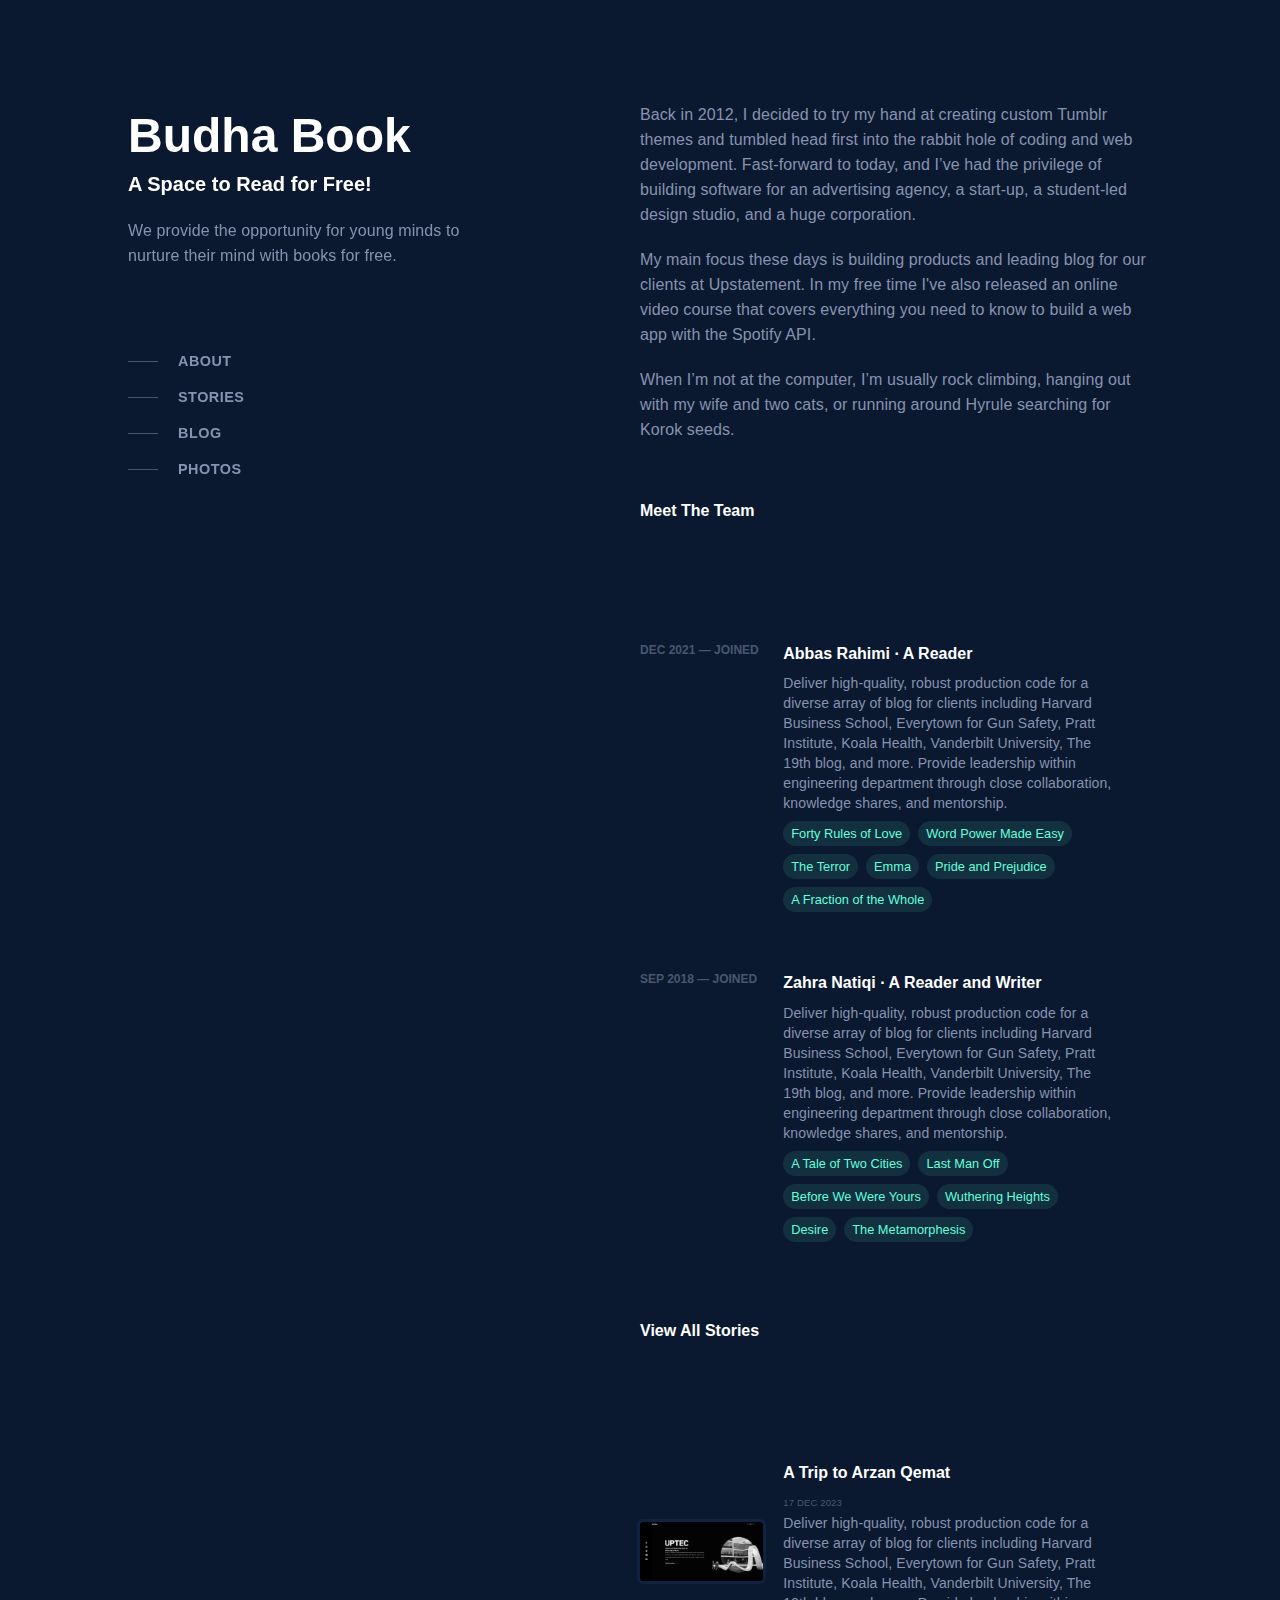
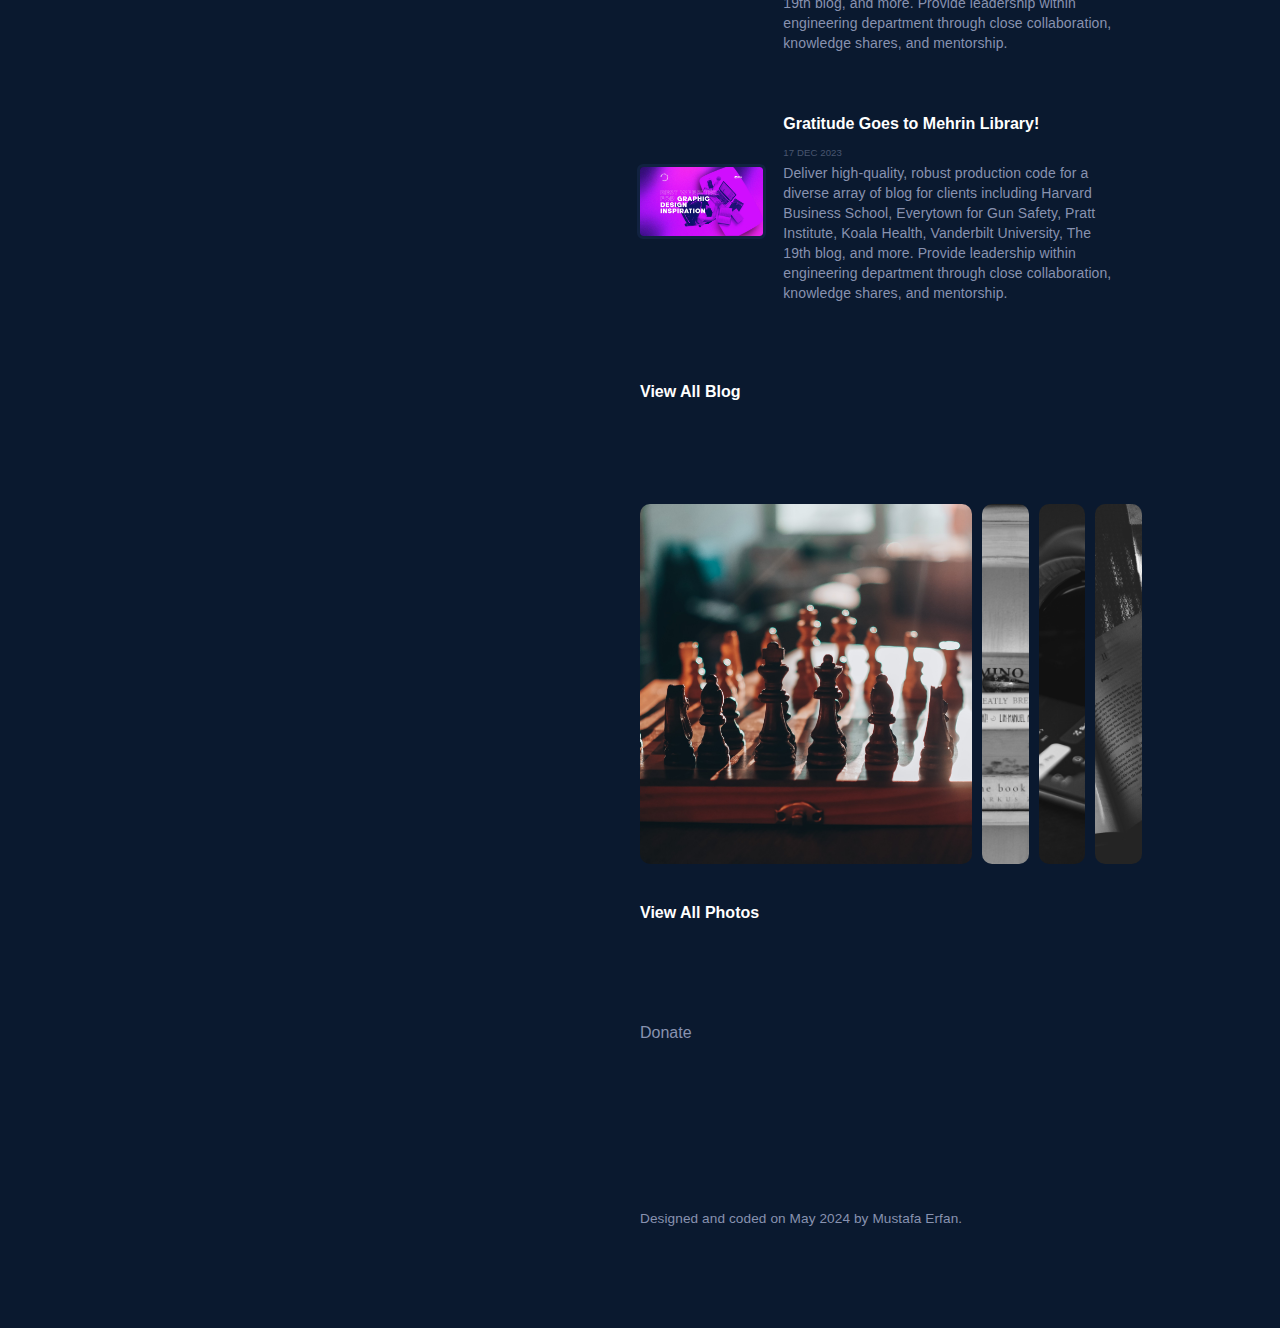
<file: index.html>
<!DOCTYPE html>
<html lang="en">
  <head>
    <meta charset="UTF-8" />
    <meta name="viewport" content="width=device-width, initial-scale=1.0" />
    <title>Document</title>
    <link rel="stylesheet" href="style.css" />
    <link
      rel="stylesheet"
      href="https://cdnjs.cloudflare.com/ajax/libs/font-awesome/6.4.2/css/all.min.css"
      integrity="sha512-z3gLpd7yknf1YoNbCzqRKc4qyor8gaKU1qmn+CShxbuBusANI9QpRohGBreCFkKxLhei6S9CQXFEbbKuqLg0DA=="
      crossorigin="anonymous"
      referrerpolicy="no-referrer"
    />
    <link rel="preconnect" href="https://rsms.me/" />
    <link rel="stylesheet" href="https://rsms.me/inter/inter.css" />
  </head>
  <body class="main-page-body">
    <header>
      <div class="header-content">
        <h1><a href="/">Budha Book</a></h1>
        <h2>A Space to Read for Free!</h2>
        <p>
          We provide the opportunity for young minds to nurture their mind with books for free. 
        </p>
        <ul>
          <li><a href="#about">about</a></li>
          <li><a href="#stories">stories</a></li>
          <li><a href="#blog">blog</a></li>
          <li><a href="#photos">photos</a></li>
        </ul>
      </div>
      <div class="social-media">
        <a href=""><i class="fa-brands fa-facebook"></i></a>
        <a href=""><i class="fa-brands fa-instagram"></i></a>
        <a href=""><i class="fa-brands fa-twitter"></i></a>
        <a href=""><i class="fa-brands fa-whatsapp"></i></a>
        <a href=""><i class="fa-brands fa-linkedin"></i></a>
        <a href=""><i class="fa-regular fa-envelope"></i></a>
      </div>
    </header>
    <main>
      <section id="about" class="about">
        <h2>about</h2>
        <p>
          Back in 2012, I decided to try my hand at creating custom Tumblr
          themes and tumbled head first into the rabbit hole of coding and web
          development. Fast-forward to today, and I’ve had the privilege of
          building software for an advertising agency, a start-up, a student-led
          design studio, and a huge corporation.
        </p>
        <p>
          My main focus these days is building products and leading blog for
          our clients at Upstatement. In my free time I've also released an
          online video course that covers everything you need to know to build a
          web app with the Spotify API.
        </p>
        <p>
          When I’m not at the computer, I’m usually rock climbing, hanging out
          with my wife and two cats, or running around Hyrule searching for
          Korok seeds.
        </p>
        <div class="more">
          <a href="/team.html">Meet The Team</a><i class="fa-solid fa-arrow-right"></i>
        </div>
      </section>
      <section id="stories" class="stories">
        <h2>stories</h2>
        <div class="box">
        <div class="box-first-container">Dec 2021 — joined</div>
          <div class="box-second-container">
            <h3>
              <a href="/stories.html">Abbas Rahimi <span>.</span> A Reader </a
              ><i class="fa-solid fa-arrow-right"></i>
            </h3>
            <p>
              Deliver high-quality, robust production code for a diverse array
              of blog for clients including Harvard Business School,
              Everytown for Gun Safety, Pratt Institute, Koala Health,
              Vanderbilt University, The 19th blog, and more. Provide leadership
              within engineering department through close collaboration,
              knowledge shares, and mentorship.
            </p>
            <ul>
              <li>Forty Rules of Love</li>
              <li>Word Power Made Easy</li>
              <li>The Terror</li>
              <li>Emma</li>
              <li>Pride and Prejudice</li>
              <li>A Fraction of the Whole</li>
            </ul>
          </div>
        </div>
        <div class="box">
          <div class="box-first-container">sep 2018 — joined</div>
          <div class="box-second-container">
            <h3>
              <a href="/stories.html#goal">Zahra Natiqi <span>.</span> A Reader and Writer </a
              ><i class="fa-solid fa-arrow-right"></i>
            </h3>
            <p>
              Deliver high-quality, robust production code for a diverse array
              of blog for clients including Harvard Business School,
              Everytown for Gun Safety, Pratt Institute, Koala Health,
              Vanderbilt University, The 19th blog, and more. Provide leadership
              within engineering department through close collaboration,
              knowledge shares, and mentorship.
            </p>
            <ul>
              <li>A Tale of Two Cities</li>
              <li>Last Man Off</li>
              <li>Before We Were Yours</li>
              <li>Wuthering Heights</li>
              <li>Desire</li>
              <li>The Metamorphesis</li>
            </ul>
          </div>
        </div>
        <div class="more">
          <a href="/stories.html">View All Stories</a><i class="fa-solid fa-arrow-right"></i>
        </div>
      </section>
      <section id="blog" class="blog">
        <h2>blog</h2>
        <div class="box">
          <div class="box-first-container">
            <img src="images/web.jpg" alt="" />
          </div>
          <div class="box-second-container">
            <h3>
              <a href="">A Trip to Arzan Qemat </a><i class="fa-solid fa-arrow-right"></i>
            </h3>
            <p class="post-date">17 Dec 2023</p>
            <p>
              Deliver high-quality, robust production code for a diverse array
              of blog for clients including Harvard Business School,
              Everytown for Gun Safety, Pratt Institute, Koala Health,
              Vanderbilt University, The 19th blog, and more. Provide leadership
              within engineering department through close collaboration,
              knowledge shares, and mentorship.
            </p>
          </div>
        </div>
        <div class="box">
          <div class="box-first-container">
            <img src="images/web2.webp" alt="" />
          </div>
          <div class="box-second-container">
            <h3>
              <a href="">Gratitude Goes to Mehrin Library! </a
              ><i class="fa-solid fa-arrow-right"></i>
            </h3>
            <p class="post-date">17 Dec 2023</p>
            <p>
              Deliver high-quality, robust production code for a diverse array
              of blog for clients including Harvard Business School,
              Everytown for Gun Safety, Pratt Institute, Koala Health,
              Vanderbilt University, The 19th blog, and more. Provide leadership
              within engineering department through close collaboration,
              knowledge shares, and mentorship.
            </p>
          </div>
        </div>
        <div class="more">
          <a href="/blog.html">View All Blog</a
          ><i class="fa-solid fa-arrow-right"></i>
        </div>
      </section>

      <section class="photos" id="photos">
        <h2>photo gallery</h2>
        <div class="container">
          <div class="photo-gallery">
            <div class="panel active" style="background-image: url(/images/chess.jpg);">
            <h1>hello</h1>
            </div>
            <div class="panel" style="background-image: url(/images/banner2.jpg);">
            <h1>hello</h1>
            </div>
            <div class="panel" style="background-image: url(/images/music.jpg);">
            <h1>hello</h1>
            </div>
            <div class="panel" style="background-image: url(/images/reading.jpg);">
            <h1>hello</h1>
            </div>
          </div>
        </div>
        <div class="more">
          <a href="/photos.html">View All Photos</a
          ><i class="fa-solid fa-arrow-right"></i>
        </div>

      </section>


      <section>
        <a class="donate-button">Donate</a>
      </section>

      <section class="footer">
        <p>Designed and coded on May 2024 by Mustafa Erfan.</p>
      </section>
    </main>
    <script src="/script.js"></script>
  </body>
</html>
</file>
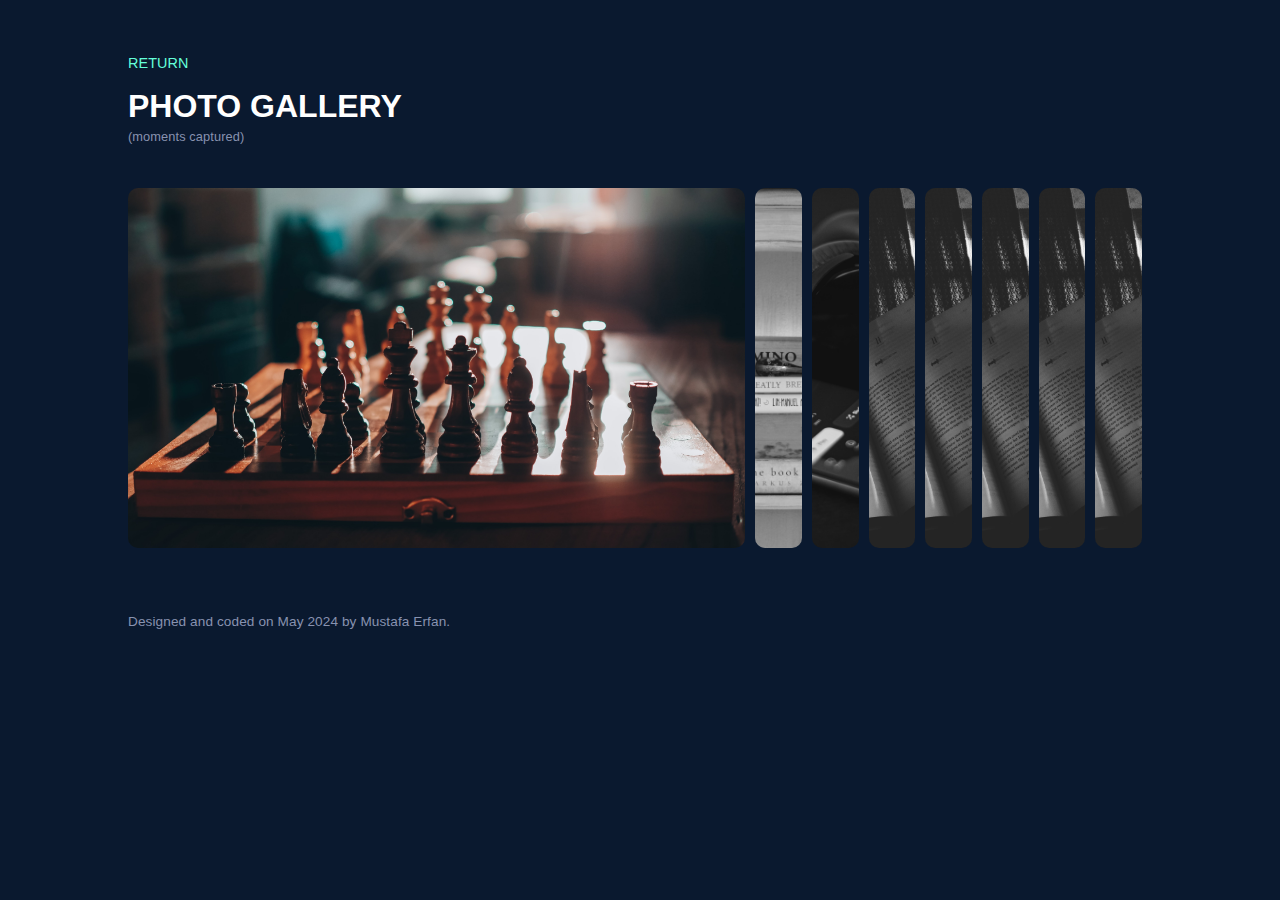
<file: photos.html>
<!DOCTYPE html>
<html lang="en">
  <head>
    <meta charset="UTF-8" />
    <meta name="viewport" content="width=device-width, initial-scale=1.0" />
    <title>Document</title>
    <link rel="stylesheet" href="style.css" />
    <link
      rel="stylesheet"
      href="https://cdnjs.cloudflare.com/ajax/libs/font-awesome/6.4.2/css/all.min.css"
      integrity="sha512-z3gLpd7yknf1YoNbCzqRKc4qyor8gaKU1qmn+CShxbuBusANI9QpRohGBreCFkKxLhei6S9CQXFEbbKuqLg0DA=="
      crossorigin="anonymous"
      referrerpolicy="no-referrer"
    />
    <link rel="preconnect" href="https://rsms.me/" />
    <link rel="stylesheet" href="https://rsms.me/inter/inter.css" />
  </head>
  <body class="photos-body">
    <a class="back-button" href="/index.html#photos">
        <i class="fa-solid fa-arrow-left"></i>
        <p>RETURN</p>
      </a>
      <h1 class="other-pages-heading">Photo Gallery
        <p>(moments captured)</p>
      </h1>
      <section class="photos" id="photos">
        <div class="container">
          <div class="photo-gallery">
            <div class="panel active" style="background-image: url(/images/chess.jpg);">
            <h1>hello</h1>
            </div>
            <div class="panel" style="background-image: url(/images/banner2.jpg);">
            <h1>hello</h1>
            </div>
            <div class="panel" style="background-image: url(/images/music.jpg);">
            <h1>hello</h1>
            </div>
            <div class="panel" style="background-image: url(/images/reading.jpg);">
            <h1>hello</h1>
            </div>
            <div class="panel" style="background-image: url(/images/reading.jpg);">
            <h1>hello</h1>
            </div>
            <div class="panel" style="background-image: url(/images/reading.jpg);">
            <h1>hello</h1>
            </div>
            <div class="panel" style="background-image: url(/images/reading.jpg);">
            <h1>hello</h1>
            </div>
            <div class="panel" style="background-image: url(/images/reading.jpg);">
            <h1>hello</h1>
            </div>
          </div>
        </div>

      </section>

      <section class="footer">
        <p>Designed and coded on May 2024 by Mustafa Erfan.</p>
      </section>
    </main>
    <script src="/script.js"></script>
  </body>
</html>
</file>
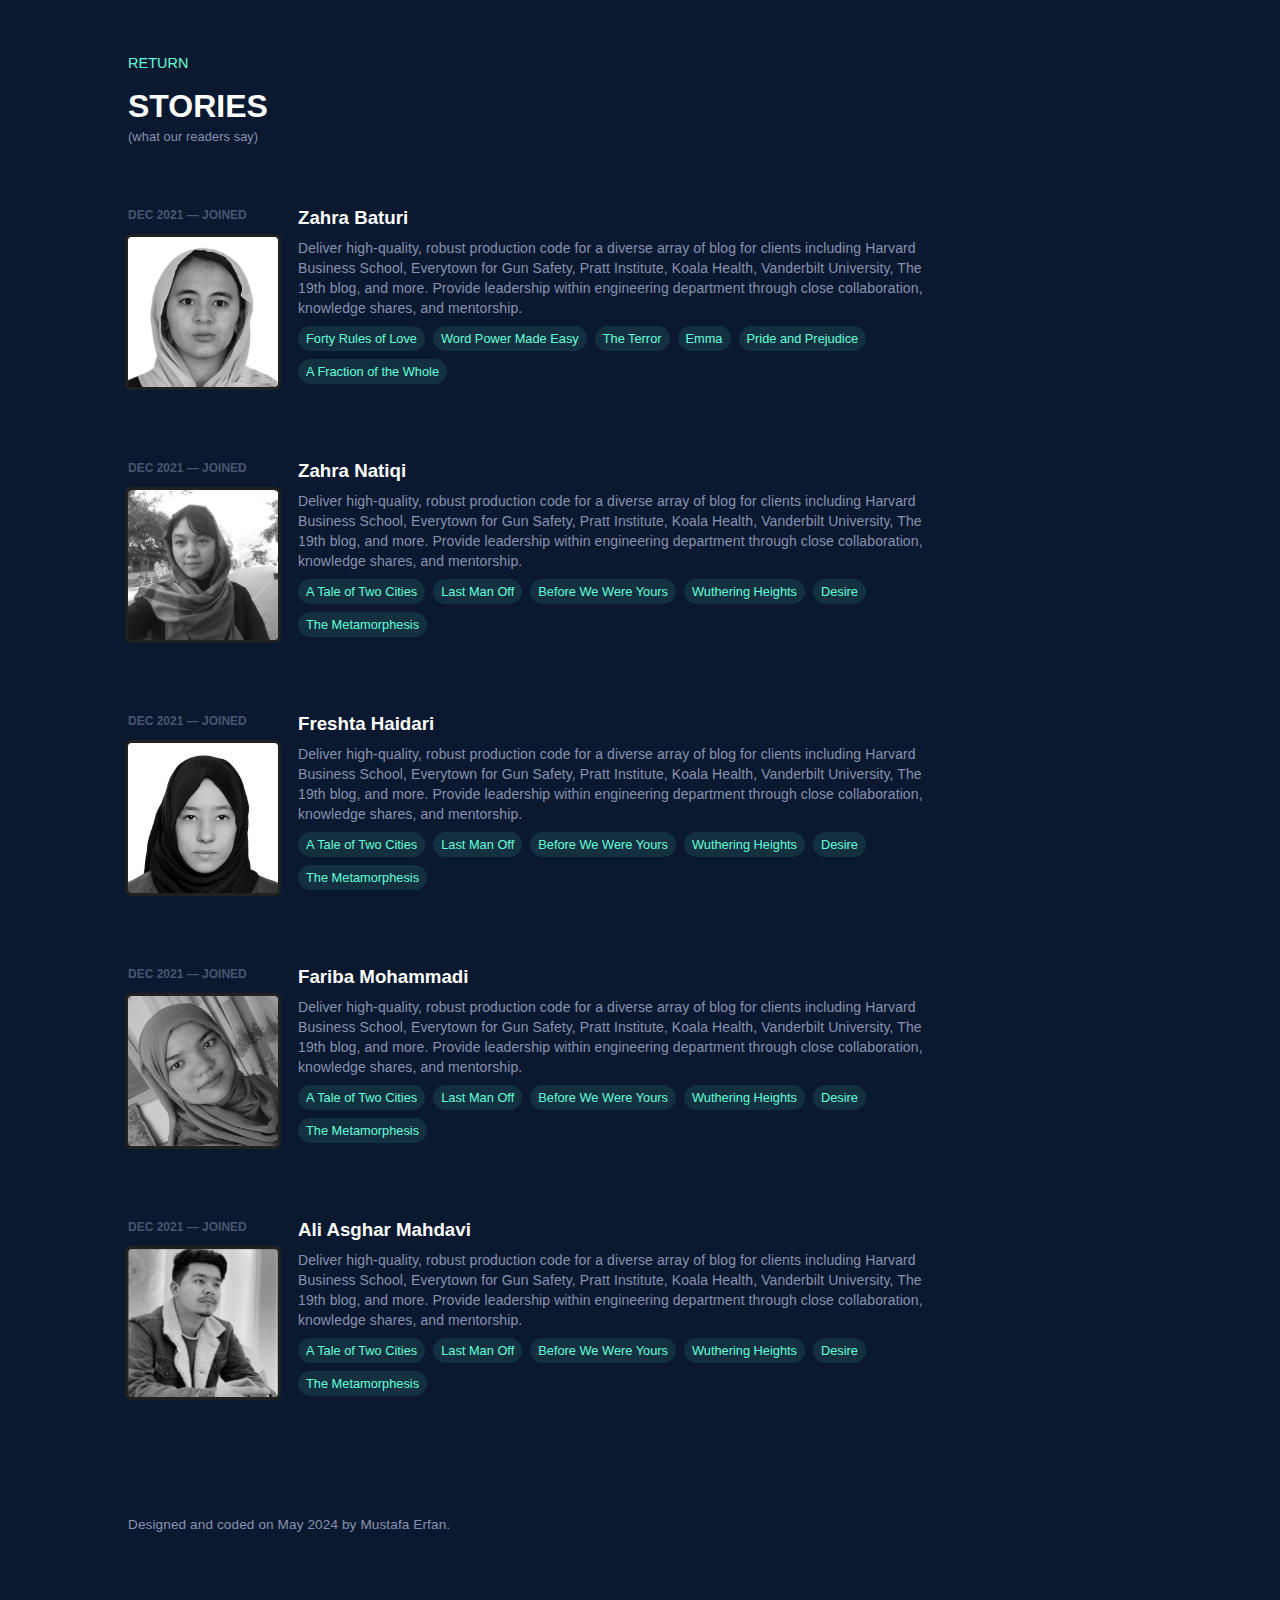
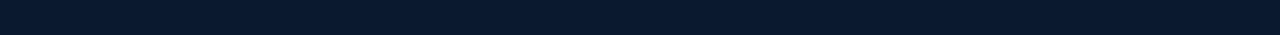
<file: stories.html>
<!DOCTYPE html>
<html lang="en">
  <head>
    <meta charset="UTF-8" />
    <meta name="viewport" content="width=device-width, initial-scale=1.0" />
    <title>Document</title>
    <link rel="stylesheet" href="style.css" />
    <link
      rel="stylesheet"
      href="https://cdnjs.cloudflare.com/ajax/libs/font-awesome/6.4.2/css/all.min.css"
      integrity="sha512-z3gLpd7yknf1YoNbCzqRKc4qyor8gaKU1qmn+CShxbuBusANI9QpRohGBreCFkKxLhei6S9CQXFEbbKuqLg0DA=="
      crossorigin="anonymous"
      referrerpolicy="no-referrer"
    />
    <link rel="preconnect" href="https://rsms.me/" />
    <link rel="stylesheet" href="https://rsms.me/inter/inter.css" />
  </head>
  <body class="stories-body">
    <a class="back-button" href="/index.html#stories">
      <i class="fa-solid fa-arrow-left"></i>
      <p>RETURN</p>
    </a>
    <h1 class="other-pages-heading">Stories
      <p>(what our readers say)</p>
    </h1>
    <section id="stories" class="stories">
      <div class="box">
        <div class="profile">
        <div class="box-first-container">Dec 2021 — joined</div>
        <div>
          <img src="/images/zahra baturi.jpg" />
        </div>
        </div>
        <div class="box-second-container">
          <h3>
            Zahra Baturi
          </h3>
          <p>
            Deliver high-quality, robust production code for a diverse array
            of blog for clients including Harvard Business School,
            Everytown for Gun Safety, Pratt Institute, Koala Health,
            Vanderbilt University, The 19th blog, and more. Provide leadership
            within engineering department through close collaboration,
            knowledge shares, and mentorship.
          </p>
          <ul>
            <li>Forty Rules of Love</li>
            <li>Word Power Made Easy</li>
            <li>The Terror</li>
            <li>Emma</li>
            <li>Pride and Prejudice</li>
            <li>A Fraction of the Whole</li>
          </ul>
        </div>
      </div>
      <div class="box">
        <div class="profile">
          <div class="box-first-container">Dec 2021 — joined</div>
          <div>
            <img src="/images/zahra natiqi.jpg" />
          </div>
          </div>
        <div class="box-second-container">
          <h3>
            Zahra Natiqi
          </h3>
          <p>
            Deliver high-quality, robust production code for a diverse array
            of blog for clients including Harvard Business School,
            Everytown for Gun Safety, Pratt Institute, Koala Health,
            Vanderbilt University, The 19th blog, and more. Provide leadership
            within engineering department through close collaboration,
            knowledge shares, and mentorship.
          </p>
          <ul>
            <li>A Tale of Two Cities</li>
            <li>Last Man Off</li>
            <li>Before We Were Yours</li>
            <li>Wuthering Heights</li>
            <li>Desire</li>
            <li>The Metamorphesis</li>
          </ul>
        </div>
      </div>
      <div class="box">
        <div class="profile">
          <div class="box-first-container">Dec 2021 — joined</div>
          <div>
            <img src="/images/freshta haidari.jpg" />
          </div>
          </div>
        <div class="box-second-container">
          <h3>
            Freshta Haidari
          </h3>
          <p>
            Deliver high-quality, robust production code for a diverse array
            of blog for clients including Harvard Business School,
            Everytown for Gun Safety, Pratt Institute, Koala Health,
            Vanderbilt University, The 19th blog, and more. Provide leadership
            within engineering department through close collaboration,
            knowledge shares, and mentorship.
          </p>
          <ul>
            <li>A Tale of Two Cities</li>
            <li>Last Man Off</li>
            <li>Before We Were Yours</li>
            <li>Wuthering Heights</li>
            <li>Desire</li>
            <li>The Metamorphesis</li>
          </ul>
        </div>
      </div>
      <div class="box">
        <div class="profile">
          <div class="box-first-container">Dec 2021 — joined</div>
          <div>
            <img src="/images/fariba mohammadi.jpg" />
          </div>
          </div>
        <div class="box-second-container">
          <h3>
            Fariba Mohammadi
          </h3>
          <p>
            Deliver high-quality, robust production code for a diverse array
            of blog for clients including Harvard Business School,
            Everytown for Gun Safety, Pratt Institute, Koala Health,
            Vanderbilt University, The 19th blog, and more. Provide leadership
            within engineering department through close collaboration,
            knowledge shares, and mentorship.
          </p>
          <ul>
            <li>A Tale of Two Cities</li>
            <li>Last Man Off</li>
            <li>Before We Were Yours</li>
            <li>Wuthering Heights</li>
            <li>Desire</li>
            <li>The Metamorphesis</li>
          </ul>
        </div>
      </div>
      <div id="goal" class="box">
        <div class="profile">
          <div class="box-first-container">Dec 2021 — joined</div>
          <div>
            <img src="/images/ali asghar mahdavi.png" />
          </div>
          </div>
        <div class="box-second-container">
          <h3>
            Ali Asghar Mahdavi
          </h3>
          <p>
            Deliver high-quality, robust production code for a diverse array
            of blog for clients including Harvard Business School,
            Everytown for Gun Safety, Pratt Institute, Koala Health,
            Vanderbilt University, The 19th blog, and more. Provide leadership
            within engineering department through close collaboration,
            knowledge shares, and mentorship.
          </p>
          <ul>
            <li>A Tale of Two Cities</li>
            <li>Last Man Off</li>
            <li>Before We Were Yours</li>
            <li>Wuthering Heights</li>
            <li>Desire</li>
            <li>The Metamorphesis</li>
          </ul>
        </div>
      </div>
    </section>
    <section class="footer">
      <p>Designed and coded on May 2024 by Mustafa Erfan.</p>
    </section>
  </body>
</html>
</file>
<file: style.css>
:root {
    --dark-navy: #020c1b;
    --navy: #0a192f;
    --light-navy: #112240;
    --lightest-navy: #233554;
    --navy-shadow: rgba(2,12,27,0.7);
    --dark-slate: #495670;
    --slate: #8892b0;
    --light-slate: #a8b2d1;
    --lightest-slate: #ccd6f6;
    --green: #64ffda;
    --green-tint: rgba(100,255,218,0.1);
    --white: #ffffff;
    --transition-time: 0.2s;
}

* {
    margin: 0;
    padding: 0;
    box-sizing: border-box;
}

::selection {
    color: var(--light-slate);
    background: var(--lightest-navy);
}

::-webkit-scrollbar {
    width: 12px;
}

::-webkit-scrollbar-thumb {
    background-color: var(--dark-slate);
    border: 3px solid var(--navy);
    border-radius: 10px;
}

::-webkit-scrollbar-track {
    background: var(--navy);
}

h1, h2, h3, h4{
    font-weight: 700;
    color: var(--white);
    line-height: 1.1;
}

p {
    letter-spacing: 0.1px;
    line-height: 25px;
    font-size: 1rem;
    font-weight: 500;
    color: var(--slate);
}

body {
    background: var(--navy);
    font-family: 'Inter var', sans-serif;
    padding: 0 10vw;
    display: grid;
    place-content: start center;
    grid-template-columns: repeat(2, 1fr);
    color: var(--slate);
    height: 200vh;
}

@media screen and (max-width: 1015px) {
    body {
        padding: 0 5vw;
    }
}

@media screen and (max-width: 770px) {
    body {
        padding: 0 3vw;
    }
}



/* Header */
header {
    width: 100%;
    padding-top: 8vw;
}

.header-content {
    position: fixed;
    width: 370px;
}

.header-content h1 {
    font-size: 3rem;
    line-height: 4.2rem;
}

.header-content h1 a {
    text-decoration: none;
    color: inherit;
}

.header-content h2 {
    font-size: 1.25rem;
    line-height: 1.75rem;
}

.header-content p {
    margin: 20px 0 80px;
}

.header-content ul {
    display: inline-flex;
    flex-direction: column;
}

.header-content ul li {
    list-style: none;
}

.header-content ul li a {
    background: transparent;
    color: inherit;
    font-size: 0.9rem;
    font-weight: 600;
    letter-spacing: 0.5px;
    text-decoration: none;
    text-transform: uppercase;
    outline: none;
    border: none;
    position: relative;
    display: flex;
    align-items: center;
    margin-bottom:  20px;
    cursor: pointer;
    transition: var(--transition-time);
}

.header-content ul li a::before {
    content: '';
    width: 30px;
    height: 1px;
    opacity: 0.5;
    background: var(--slate);
    position: relative;
    margin-right: 20px;
    transition: var(--transition-time);
}

.header-content ul li a:hover{
    color: var(--green);
}

.header-content ul li a:hover::before {
    background: var(--green);
    opacity: 1;
    width: 60px;
}

.social-media {
    width: 400px;
    position: fixed;
    bottom: 100px;
}

.social-media a {
    text-decoration: none;
    color: var(--slate);
    font-size: 1.5rem;
    margin-right: 20px;
    transition: var(--transition-time);
}

.social-media a:hover {
    color: var(--green);
}

@media screen and (max-width: 1050px){
    body {
        grid-template-columns: 1fr;
    }

    .header-content{
        position: relative;
    }

    .header-content > p {
        margin-bottom: 20px;
    }

    .header-content ul {
        display: none;
    }

    .social-media {
        position: relative;
        bottom: 0;
    }
    
}

@media screen and (max-width: 640px) {
    .header-content > h1 {
        font-size: 2.25rem;
        line-height: 2.5rem;
    }

    .header-content > h2 {
        font-size: 1.125rem;
        line-height: 1.75rem;
        margin-top: 0.5rem;
    }
}

/* About Section */

main section {
    padding-top: 8vw;
}

main > section h2 {
    display: none;
}

.about p {
    margin-bottom: 20px;
}

section .box-second-container {
    width:  350px;
}

section .box-first-container {
    width: 250px;
}

@media screen and (max-width: 1330px) {
    section .box-second-container{
        width: auto;
    }
    section .box-first-container {
        width: auto;
    }
}

@media screen and (max-width: 1050px) {
    main > section h2 {
        display: block;
        text-transform: uppercase;
        font-size: 0.9rem;
        margin-bottom: 40px;
        letter-spacing: 1px;
    }
}



/* STORIES */

.box {
    display: flex;
    border-radius: 5px;
    margin-bottom: 40px;
    column-gap: 20px;
}

.box-first-container {
    flex-basis: 30%;
    font-size: 0.75rem;
    font-weight: 750;
    color: var(--dark-slate);
    margin-bottom: 10px;
    text-transform: uppercase;
}

.box-second-container {
    flex-basis: 80%;
}

.box-second-container h3 {
    margin-bottom: 10px;
}

.box-second-container h3 a {
    text-decoration: none;
    color: var(--white);
    font-size: 1rem;
    transition: var(--transition-time);
}

.box-second-container h3 a span {
    position: relative;
    bottom: 4px;
}

.box-second-container h3:hover a{
    color: var(--green);
}

.box-second-container h3 i {
    font-size: 0.7rem;
    transform: rotate(-45deg);
    position: relative;
    left: 4px;
    bottom: -1px;
    transition: var(--transition-time);
}

.box-second-container h3:hover i {
    color: var(--green);
    transform: rotate(-45deg);
    translate: 5px -4px;
}

.box-second-container p {
    font-size: .875rem;
    line-height: 1.25rem;
    letter-spacing: 0.1px;
}

.box-second-container ul {
    display: flex;
    flex-wrap: wrap;
}

.box-second-container ul li {
    list-style: none;
    margin: 8px 8px 0 0;
    background: var(--green-tint);
    color: var(--green);
    font-size: 0.8rem;
    padding: 5px 8px;
    border-radius: 15px;
}

.more {
    margin-top: 40px;
    display: inline-block;
}

.more a{
    color: var(--white);
    text-decoration: none;
    font-weight: 600;
    position: relative;
}

.more a::after {
    content: '';
    width: 0;
    height: 1px;
    opacity: 0.5;
    background: var(--green);
    position: absolute;
    left: 0;
    bottom: 0;
    transition: var(--transition-time);
}

.more:hover a::after {
    width: 100%;
}

.more:hover a{
    color: var(--green);
}

.more i {
    color: var(--white);
    font-size: 0.8rem;
    position: relative;
    left: 5px;
    transition: var(--transition-time);
}

.more:hover i {
    color: var(--green);
    left: 10px;
}

@media screen and (min-width: 1050px) {
    .box {
        cursor: pointer;
        padding: 20px;
        position: relative;
        left: -20px;
        margin-bottom: 20px;
    }

    .box:hover {
        background: var(--light-navy);
    }

    .box > .box-second-container h3:hover a {
        color: var(--green);
    }

    .box > .box-second-container h3:hover i {
        color: var(--green);
        transform: rotate(-45deg);
        translate: 5px -4px;
    }
}

@media screen and (max-width: 640px) {
    .box {
        flex-direction: column;
    }

    .box-first-container {
        width: 200px;
    }
}


/* Projects */

.box img {
    width: 100%;
    border-radius: 3px;
    outline: 3px solid var(--light-navy);
    transition: var(--transition-time);
}

.box:hover > .box-first-container img{
    outline-color: var(--lightest-navy);
}

/* Blog */
.blog .box {
    align-items: center;
}

.blog .post-date {
    text-transform: uppercase;
    font-size: 0.6rem;
    color: var(--dark-slate);
}

/* Footer */
.footer {
    margin-top: 5vw;
}

.footer p {
    font-size: 0.85rem;
    line-height: 1.2rem;
    margin-bottom: 100px;
    padding: 0;
}

.footer p a {
    text-decoration: none;
    color: var(--lightest-slate);
    position: relative;
    transition: var(--transition-time);
}

.footer p a:hover {
    color: var(--green);
}

.footer p a::after {
    content: '';
    width: 0;
    height: 1px;
    opacity: 0.5;
    position: absolute;
    background: var(--green);
    left: 0;
    bottom: 0;
    transition: var(--transition-time);
}

.footer p a:hover::after {
    width: 100%;
}





/* ############## BACK BUTTON ############## */

.back-button {
    color: var(--green);
    text-decoration: none;
    padding-right: 20px;
}

.back-button p {
    display: inline;
    color: var(--green);
    font-size: 0.9rem;
    position: relative;
}

.back-button p::after {
    content: '';
    width: 0;
    height: 1px;
    opacity: 0.5;
    background: var(--green);
    position: absolute;
    left: 0;
    bottom: 0;
    transition: var(--transition-time);
}

.back-button:hover p::after {
    width: 100%;
}

.back-button i {
    font-size: 0.9rem;
    transition: var(--transition-time);
}

.back-button:hover i {
    transform: translateX(-7px);
}

.other-pages-heading {
    text-transform: uppercase;
    margin-top: 1vw;
    margin-bottom: 3vw;
}

.other-pages-heading p {
    font-size: 0.8rem;
    text-transform: lowercase;
}





/* ############## TEAM PAGE, STORIES PAGE & BLOG PAGE ############## */
.team-body,.stories-body, .blog-body, .photos-body {
    margin-top: 4vw;
    display: flex;
    flex-direction: column;
    justify-content: flex-start;
    height: auto;
}


.stories-body .box, .blog-body .box{
    cursor: pointer;
    padding: 20px;
    position: relative;
    left: -20px;
    margin-bottom: 20px;
    transition: var(--transition-time);
    padding-top: 0;
    margin-top: 0;
}

.stories-body section .profile {
    display: flex;
    flex-direction: column;
}

.stories-body .profile img {
    position: relative;
    width: 100px;
    margin-top: 5px;
    margin-bottom: 10px;
    filter: grayscale(1);
}


.stories-body .box:hover {
    background: var(--light-navy);
}

.stories-body .box:hover h3 {
    color: var(--green);
}

.stories-body .box img:hover {
    filter: none;
}


.blog-body .box, .stories-body .box {
    cursor: pointer;
    padding: 20px;
    position: relative;
    left: -20px;
    margin-bottom: 20px;
    word-wrap: wrap;
}


.blog-body .box:hover {
    background: var(--light-navy);
}



@media screen and (min-width: 900px) {
    .stories-body .box{
        width: 850px;
    }

    .blog-body .blog {
        width: 850px;
    }
}

@media screen and (min-width: 640px) {
    .stories-body .profile img {
        width: 150px;
    }
}


@media screen and (min-width: 850px) {
    .stories-body {
        width: 900px;
    }

    .stories-body img {
        width: 500px;
    }
}



.team-box {
    display: flex;
    flex-direction: column;
}

.team-box .member {
    display: flex;
    flex-direction: column;
    margin-bottom: 40px;
}

.member .profile {
    display: flex;
    margin: 10px 0;
}

.member .profile img {
    width: 100px;
    margin-right: 15px;
    filter: grayscale(1);
}


.member .profile .name {
    text-transform: uppercase;
    font-size: 16px;
    letter-spacing: 1px;
}

.member .profile .position {
    color: var(--dark-slate);
    text-transform: uppercase;
    font-size: 13px;
    font-weight: bold;
    line-height: 15px;
    margin-bottom: 30px;
}

.member .profile .date{
    text-transform: uppercase;
    font-size: 12px;
    color: var(--lightest-slate);
}

.member .profile .number{
    font-size: 12px;
    line-height: 5px;
    color: var(--green);
}

.member .profile a {
    font-size: 12px;
    color: var(--green);
    text-decoration: none;
    position: relative;
}

.member .profile a::after {
    content: '';
    width: 0;
    height: 1px;
    opacity: 0.5;
    background: var(--green);
    position: absolute;
    left: 0;
    bottom: 0;
    transition: var(--transition-time);
}

.member .profile a:hover::after {
    width: 100%;
}


.member .bio .quote {
    line-height: 22px;
    text-align: justify;
}



@media screen and (min-width: 700px) {
    .member {
        width: 600px;
        background: var(--dark-navy);
        padding: 40px;
        border-radius: 5px;
    }

    .member:hover {
        box-shadow: 2px 2px 0px 0px var(--green);
        transition: var(--transition-time);
    }

}






/* ############## PHOTO GALLERY ################ */



.photos > .container {
    display: flex;
    align-items: center;
    justify-content: center;
    height: 40vh;
    overflow: hidden;
}

.photo-gallery {
    display: flex;
    width: 100%;
}

.photo-gallery .panel {
    background-size: cover;
    background-position: center;
    background-repeat: no-repeat;
    height: 40vh;
    border-radius: 10px;
    color: #fff;
    cursor: pointer;
    margin-right: 10px;
    position: relative;
    transition: all 700ms ease-in;
    filter: grayscale(1);
}

.panel h1 {
    font-size: 20px;
    opacity: 0;
}

.panel.active {
    flex: 4;
    filter: none;
}

@media (max-width: 700px) {
    .panel:nth-of-type(3), .panel:nth-of-type(4),
    .panel:nth-of-type(5) {
        display: none;
    }
}

@media (max-width: 400px) {
    .panel:nth-of-type(1), .panel:nth-of-type(2), .panel:nth-of-type(7), .panel:nth-of-type(8){
        display: none;
    }
}
</file>
